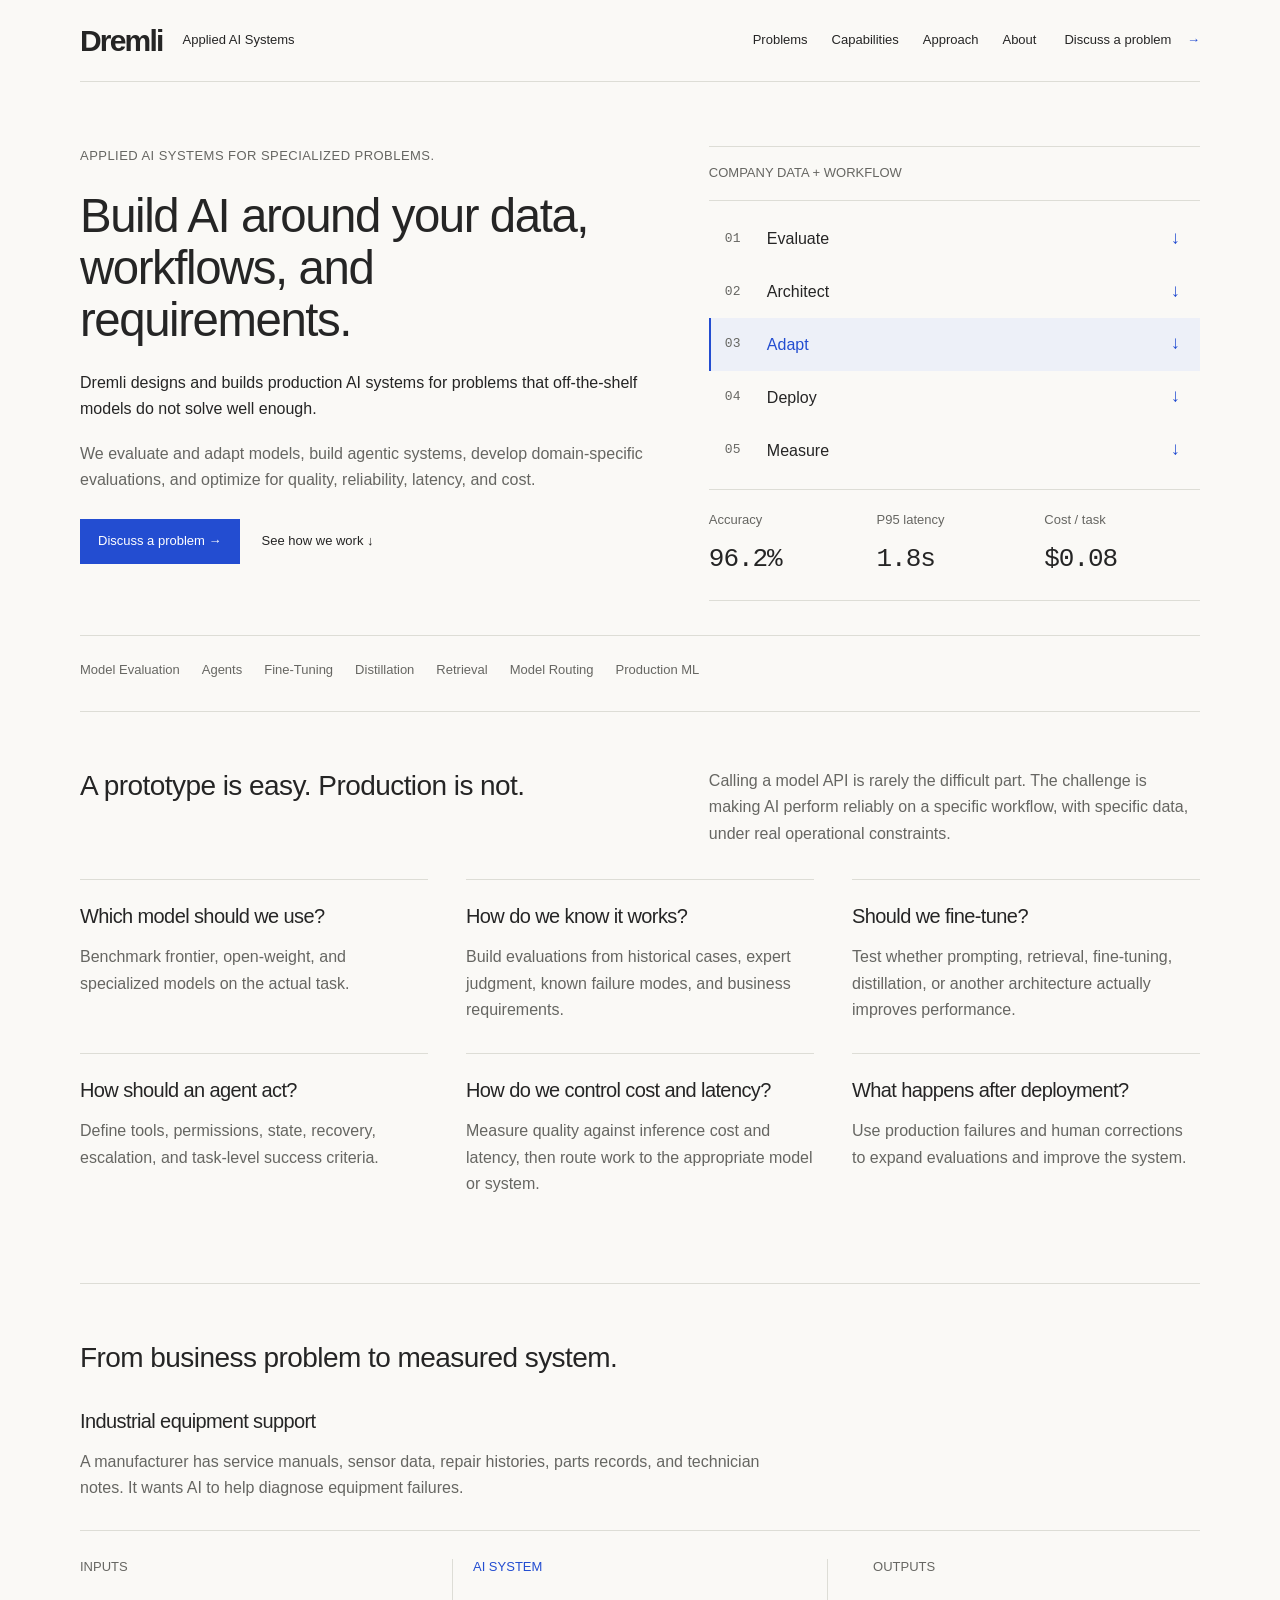
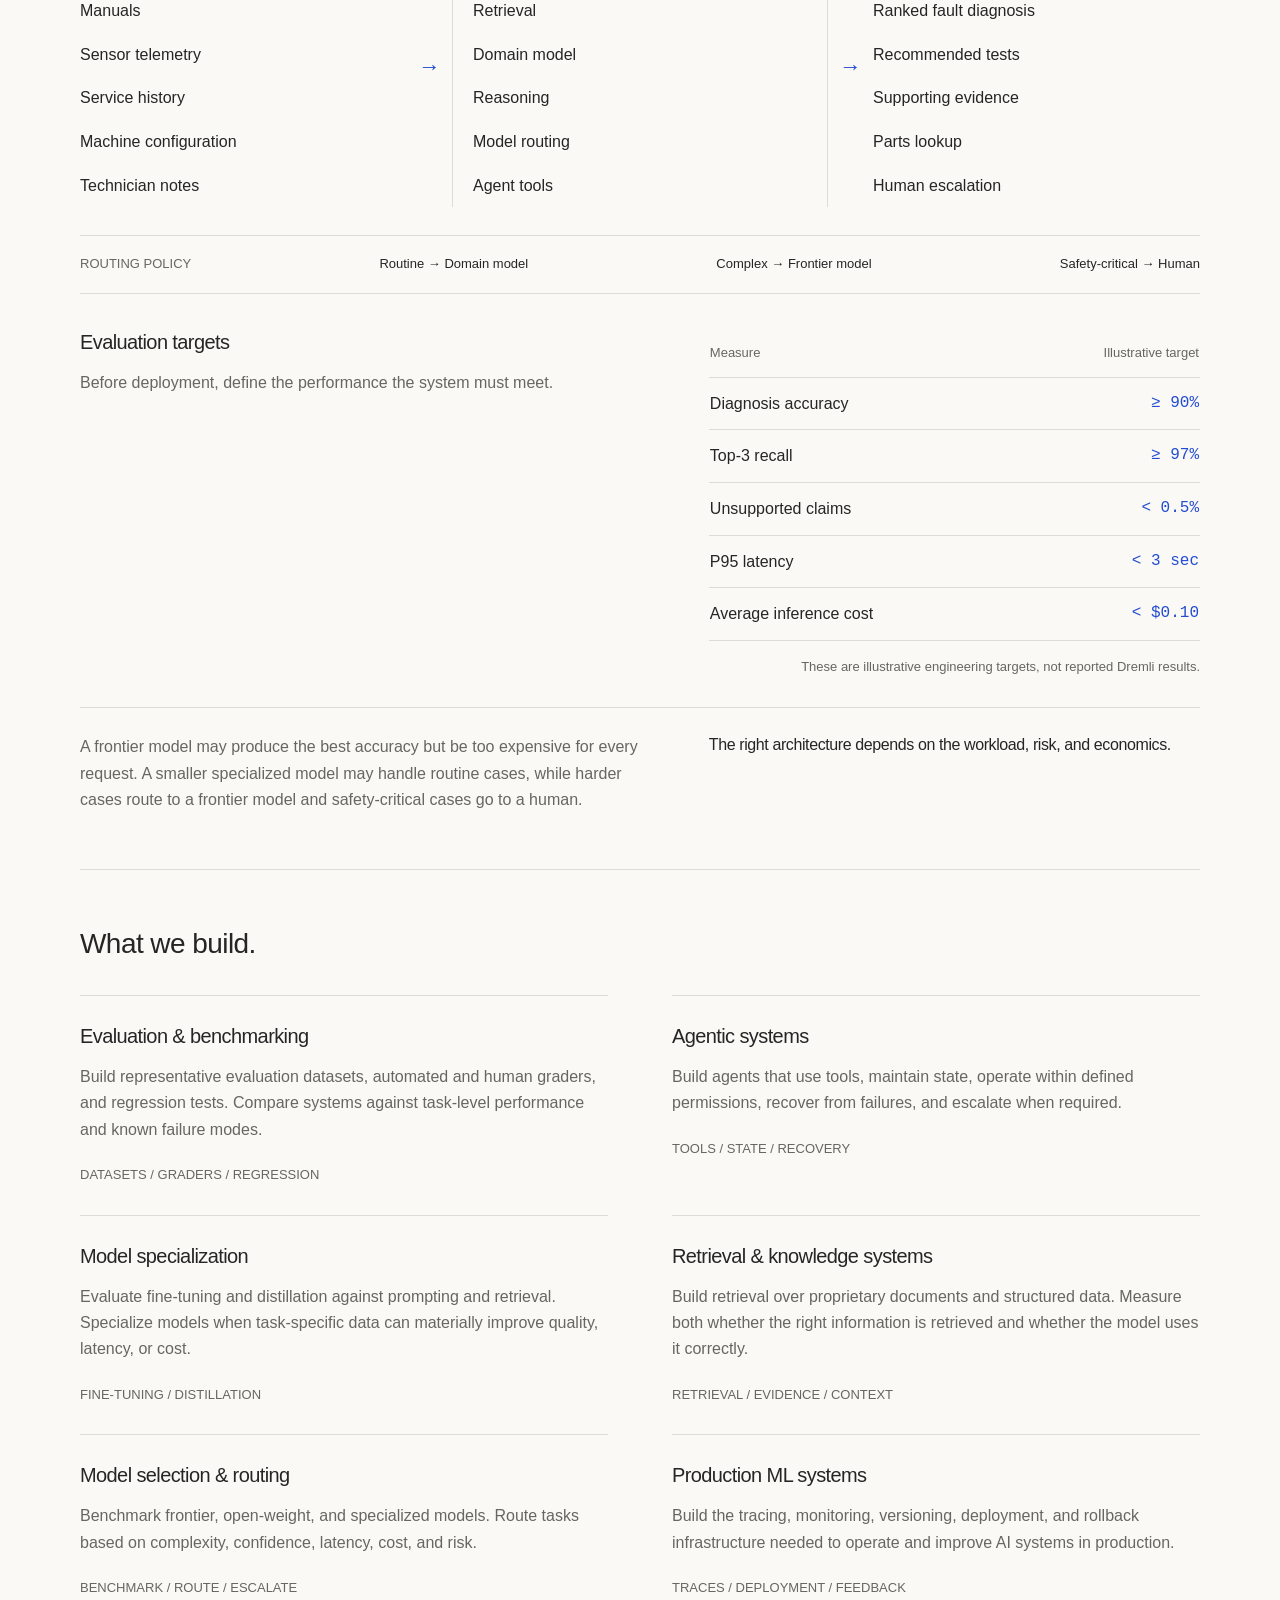
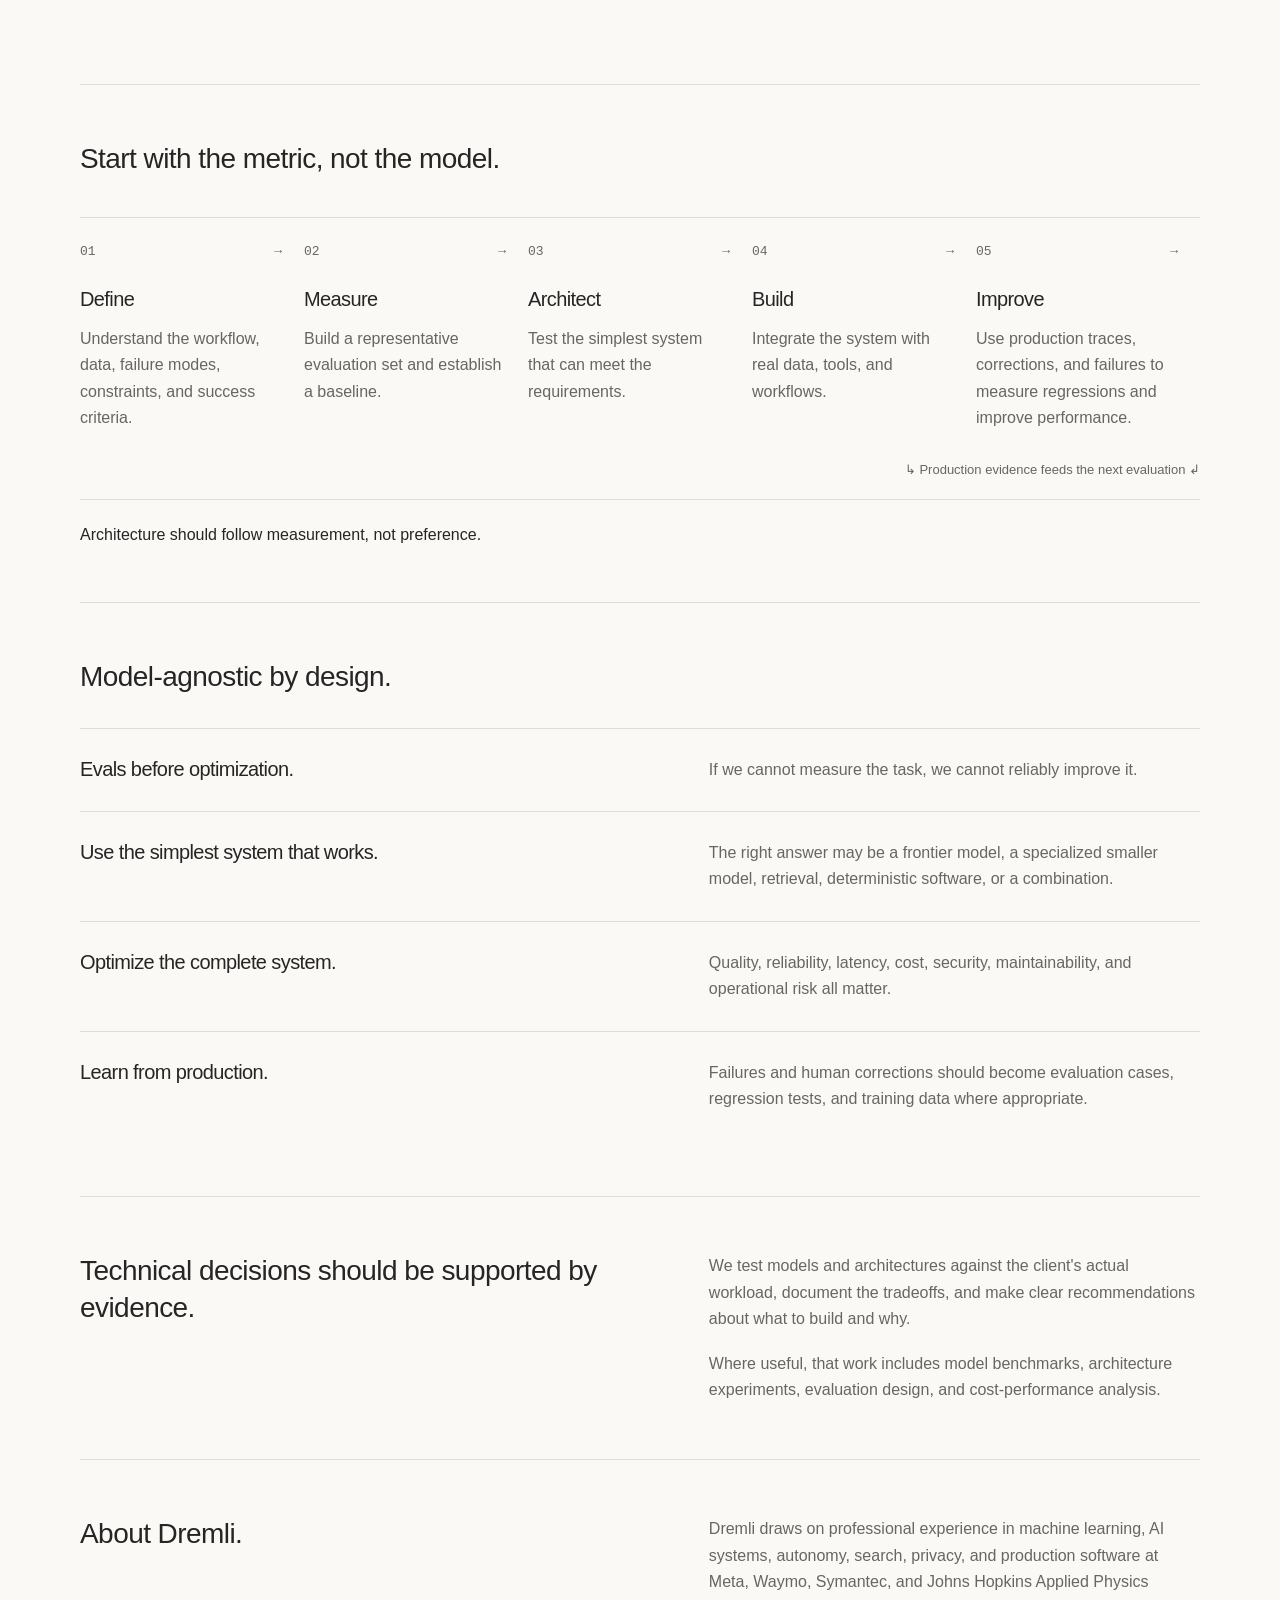
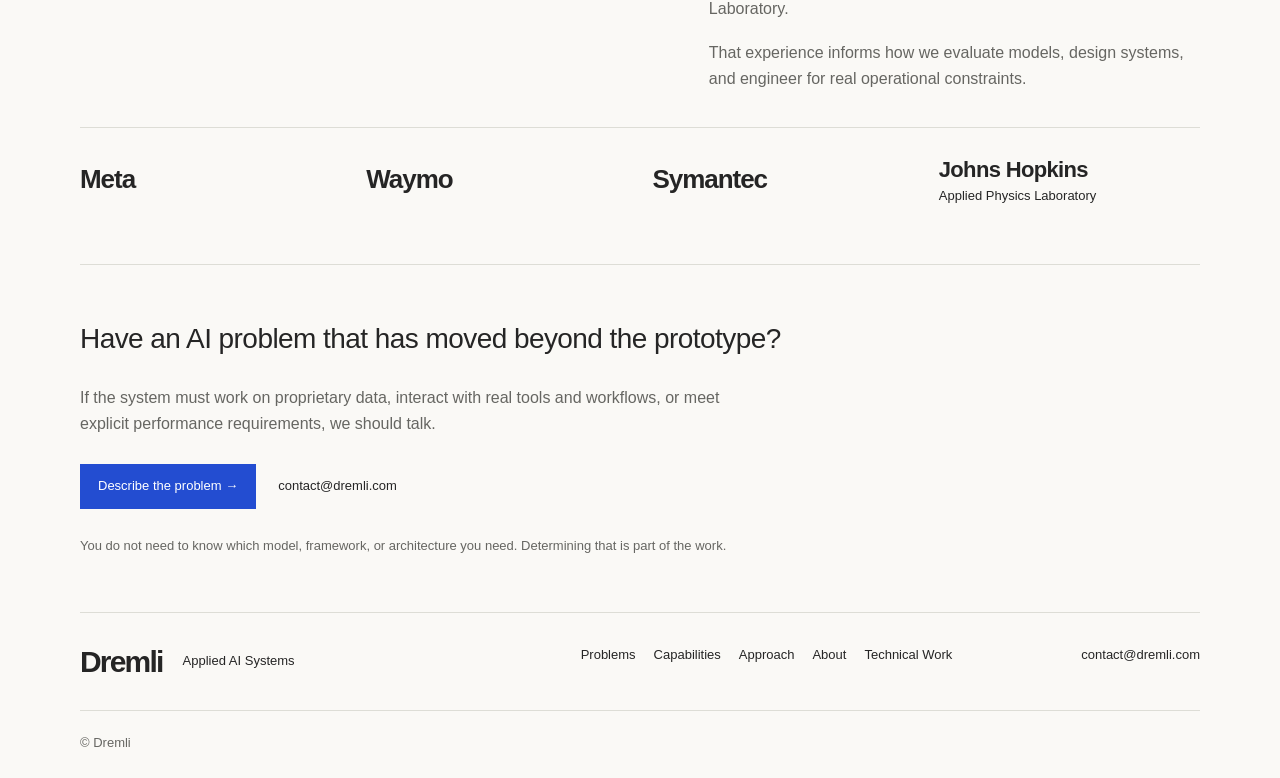
<file: index.html>
<!doctype html>
<html lang="en"><head><meta charset="utf-8"><meta name="viewport" content="width=device-width, initial-scale=1">
<title>Dremli | Applied AI Systems Engineering</title><meta name="description" content="Dremli designs, evaluates, and builds production AI systems for specialized business problems, including agents, model evaluation, fine-tuning, retrieval, model routing, and production ML.">
<meta property="og:title" content="Dremli — Applied AI Systems"><meta property="og:description" content="AI systems built around your data, workflows, and requirements."><meta property="og:type" content="website"><meta property="og:url" content="https://dremli.com/"><link rel="canonical" href="https://dremli.com/"><link rel="stylesheet" href="styles.css?v=ae6c87b2c037"><script src="ai.js?v=72304841fef4" defer></script></head>
<body class="site"><a class="skip-link" href="#main">Skip to content</a>

<header class="topbar"><a class="brand" href="/"><span class="wordmark">Dremli</span><span class="brand-description">Applied AI Systems</span></a><nav class="nav" aria-label="Main navigation"><a href="#problems">Problems</a><a href="#capabilities">Capabilities</a><a href="#approach">Approach</a><a href="#about">About</a></nav><a class="header-cta" href="mailto:contact@dremli.com?subject=Discuss%20an%20AI%20problem">Discuss a problem <span aria-hidden="true">→</span></a></header>
<main id="main"><section class="hero section-width"><div class="hero-copy"><p class="eyebrow">Applied AI systems for specialized problems.</p><h1>Build AI around your data, workflows, and requirements.</h1><div class="hero-details"><p class="lead">Dremli designs and builds production AI systems for problems that off-the-shelf models do not solve well enough.</p><p>We evaluate and adapt models, build agentic systems, develop domain-specific evaluations, and optimize for quality, reliability, latency, and cost.</p><div class="actions"><a class="button" href="mailto:contact@dremli.com?subject=Discuss%20an%20AI%20problem">Discuss a problem →</a><a class="text-link" href="#approach">See how we work ↓</a></div></div></div><figure class="hero-system"><figcaption><span>COMPANY DATA + WORKFLOW</span></figcaption><div class="pipeline"><div class="stage" data-stage="0"><span>01</span><strong>Evaluate</strong><span class="stage-arrow" aria-hidden="true">→</span></div><div class="stage" data-stage="1"><span>02</span><strong>Architect</strong><span class="stage-arrow" aria-hidden="true">→</span></div><div class="stage" data-stage="2"><span>03</span><strong>Adapt</strong><span class="stage-arrow" aria-hidden="true">→</span></div><div class="stage" data-stage="3"><span>04</span><strong>Deploy</strong><span class="stage-arrow" aria-hidden="true">→</span></div><div class="stage" data-stage="4"><span>05</span><strong>Measure</strong><span class="stage-arrow" aria-hidden="true">→</span></div></div><div class="metrics"><div><span>Accuracy</span><strong>96.2%</strong></div><div><span>P95 latency</span><strong>1.8s</strong></div><div><span>Cost / task</span><strong>$0.08</strong></div></div></figure><div class="tags" aria-label="Engineering disciplines"><span>Model Evaluation</span><span>Agents</span><span>Fine-Tuning</span><span>Distillation</span><span>Retrieval</span><span>Model Routing</span><span>Production ML</span></div></section>

<section class="section-width section" id="problems"><div class="section-intro"><h2>A prototype is easy. Production is not.</h2><p>Calling a model API is rarely the difficult part. The challenge is making AI perform reliably on a specific workflow, with specific data, under real operational constraints.</p></div><div class="problems-grid"><article><h3>Which model should we use?</h3><p>Benchmark frontier, open-weight, and specialized models on the actual task.</p></article><article><h3>How do we know it works?</h3><p>Build evaluations from historical cases, expert judgment, known failure modes, and business requirements.</p></article><article><h3>Should we fine-tune?</h3><p>Test whether prompting, retrieval, fine-tuning, distillation, or another architecture actually improves performance.</p></article><article><h3>How should an agent act?</h3><p>Define tools, permissions, state, recovery, escalation, and task-level success criteria.</p></article><article><h3>How do we control cost and latency?</h3><p>Measure quality against inference cost and latency, then route work to the appropriate model or system.</p></article><article><h3>What happens after deployment?</h3><p>Use production failures and human corrections to expand evaluations and improve the system.</p></article></div></section>
<section class="engagement-wrap"><div class="section-width section" id="engagement"><h2>From business problem to measured system.</h2><div class="engagement-intro"><div><h3>Industrial equipment support</h3><p>A manufacturer has service manuals, sensor data, repair histories, parts records, and technician notes. It wants AI to help diagnose equipment failures.</p></div></div><figure class="architecture" aria-label="Industrial equipment support architecture"><div class="architecture-flow"><div class="arch-column inputs"><h4>Inputs</h4><div class="arch-node">Manuals</div><div class="arch-node">Sensor telemetry</div><div class="arch-node">Service history</div><div class="arch-node">Machine configuration</div><div class="arch-node">Technician notes</div></div><div class="flow-arrow" aria-hidden="true">→</div><div class="arch-column system"><h4>AI system</h4><div class="arch-node">Retrieval</div><div class="arch-node">Domain model</div><div class="arch-node">Reasoning</div><div class="arch-node">Model routing</div><div class="arch-node">Agent tools</div></div><div class="flow-arrow" aria-hidden="true">→</div><div class="arch-column outputs"><h4>Outputs</h4><div class="arch-node">Ranked fault diagnosis</div><div class="arch-node">Recommended tests</div><div class="arch-node">Supporting evidence</div><div class="arch-node">Parts lookup</div><div class="arch-node">Human escalation</div></div></div><div class="routing"><span>ROUTING POLICY</span><b>Routine → Domain model</b><b>Complex → Frontier model</b><b>Safety-critical → Human</b></div></figure><div class="evaluation"><div><h3>Evaluation targets</h3><p>Before deployment, define the performance the system must meet.</p></div><table><caption class="sr-only">Illustrative evaluation targets for industrial equipment support</caption><thead><tr><th scope="col">Measure</th><th scope="col">Illustrative target</th></tr></thead><tbody><tr><th scope="row">Diagnosis accuracy</th><td>≥ 90%</td></tr><tr><th scope="row">Top-3 recall</th><td>≥ 97%</td></tr><tr><th scope="row">Unsupported claims</th><td>&lt; 0.5%</td></tr><tr><th scope="row">P95 latency</th><td>&lt; 3 sec</td></tr><tr><th scope="row">Average inference cost</th><td>&lt; $0.10</td></tr></tbody></table></div><p class="evaluation-disclaimer">These are illustrative engineering targets, not reported Dremli results.</p><div class="engineering-note"><p>A frontier model may produce the best accuracy but be too expensive for every request. A smaller specialized model may handle routine cases, while harder cases route to a frontier model and safety-critical cases go to a human.</p><strong>The right architecture depends on the workload, risk, and economics.</strong></div></div></section>
<section class="section-width section" id="capabilities"><h2>What we build.</h2><div class="capabilities-grid"><article><div><h3>Evaluation & benchmarking</h3><p>Build representative evaluation datasets, automated and human graders, and regression tests. Compare systems against task-level performance and known failure modes.</p><span class="technical-label">DATASETS / GRADERS / REGRESSION</span></div></article><article><div><h3>Agentic systems</h3><p>Build agents that use tools, maintain state, operate within defined permissions, recover from failures, and escalate when required.</p><span class="technical-label">TOOLS / STATE / RECOVERY</span></div></article><article><div><h3>Model specialization</h3><p>Evaluate fine-tuning and distillation against prompting and retrieval. Specialize models when task-specific data can materially improve quality, latency, or cost.</p><span class="technical-label">FINE-TUNING / DISTILLATION</span></div></article><article><div><h3>Retrieval & knowledge systems</h3><p>Build retrieval over proprietary documents and structured data. Measure both whether the right information is retrieved and whether the model uses it correctly.</p><span class="technical-label">RETRIEVAL / EVIDENCE / CONTEXT</span></div></article><article><div><h3>Model selection & routing</h3><p>Benchmark frontier, open-weight, and specialized models. Route tasks based on complexity, confidence, latency, cost, and risk.</p><span class="technical-label">BENCHMARK / ROUTE / ESCALATE</span></div></article><article><div><h3>Production ML systems</h3><p>Build the tracing, monitoring, versioning, deployment, and rollback infrastructure needed to operate and improve AI systems in production.</p><span class="technical-label">TRACES / DEPLOYMENT / FEEDBACK</span></div></article></div></section>
<section class="approach-wrap"><div class="section-width section" id="approach"><h2>Start with the metric, not the model.</h2><ol class="approach-loop"><li><span class="index">01 <span aria-hidden="true">→</span></span><h3>Define</h3><p>Understand the workflow, data, failure modes, constraints, and success criteria.</p></li><li><span class="index">02 <span aria-hidden="true">→</span></span><h3>Measure</h3><p>Build a representative evaluation set and establish a baseline.</p></li><li><span class="index">03 <span aria-hidden="true">→</span></span><h3>Architect</h3><p>Test the simplest system that can meet the requirements.</p></li><li><span class="index">04 <span aria-hidden="true">→</span></span><h3>Build</h3><p>Integrate the system with real data, tools, and workflows.</p></li><li><span class="index">05 <span aria-hidden="true">→</span></span><h3>Improve</h3><p>Use production traces, corrections, and failures to measure regressions and improve performance.</p></li></ol><p class="loop-return">↳ Production evidence feeds the next evaluation ↲</p><p class="approach-statement">Architecture should follow measurement, not preference.</p></div></section>
<section class="section-width section" id="principles"><h2>Model-agnostic by design.</h2><div class="principles"><article><h3>Evals before optimization.</h3><p>If we cannot measure the task, we cannot reliably improve it.</p></article><article><h3>Use the simplest system that works.</h3><p>The right answer may be a frontier model, a specialized smaller model, retrieval, deterministic software, or a combination.</p></article><article><h3>Optimize the complete system.</h3><p>Quality, reliability, latency, cost, security, maintainability, and operational risk all matter.</p></article><article><h3>Learn from production.</h3><p>Failures and human corrections should become evaluation cases, regression tests, and training data where appropriate.</p></article></div></section>
<section class="section-width section" id="research"><div class="section-intro"><h2>Technical decisions should be supported by evidence.</h2><div><p>We test models and architectures against the client's actual workload, document the tradeoffs, and make clear recommendations about what to build and why.</p><p>Where useful, that work includes model benchmarks, architecture experiments, evaluation design, and cost-performance analysis.</p></div></div></section>
<section class="section-width about-section" id="about" aria-labelledby="about-heading"><div class="section-intro"><h2 id="about-heading">About Dremli.</h2><div><p>Dremli draws on professional experience in machine learning, AI systems, autonomy, search, privacy, and production software at Meta, Waymo, Symantec, and Johns Hopkins Applied Physics Laboratory.</p><p>That experience informs how we evaluate models, design systems, and engineer for real operational constraints.</p></div></div><ul class="organization-wordmarks" aria-label="Prior professional experience"><li><span class="organization-meta">Meta</span></li><li><span class="organization-waymo">Waymo</span></li><li><span class="organization-symantec">Symantec</span></li><li><span class="organization-apl"><span>Johns Hopkins</span><span>Applied Physics Laboratory</span></span></li></ul></section>
<section class="contact-wrap" id="contact"><div class="section-width section"><h2>Have an AI problem that has moved beyond the prototype?</h2><div class="contact-details"><div><p>If the system must work on proprietary data, interact with real tools and workflows, or meet explicit performance requirements, we should talk.</p><div class="actions"><a class="button" href="mailto:contact@dremli.com?subject=Discuss%20an%20AI%20problem">Describe the problem →</a><a href="mailto:contact@dremli.com">contact@dremli.com</a></div><p class="small-note">You do not need to know which model, framework, or architecture you need. Determining that is part of the work.</p></div></div></div></section></main>
<footer class="section-width footer"><a class="brand" href="/"><span class="wordmark">Dremli</span><span class="brand-description">Applied AI Systems</span></a><nav aria-label="Footer navigation"><a href="#problems">Problems</a><a href="#capabilities">Capabilities</a><a href="#approach">Approach</a><a href="#about">About</a><a href="#research">Technical Work</a></nav><a href="mailto:contact@dremli.com">contact@dremli.com</a><div class="footer-bottom"><span>© Dremli</span></div></footer>
</body></html>
</file>
<file: styles.css>
/* One type scale and one visual system across the complete site. */
:root {
  color-scheme: light;
  --bg: #faf9f6;
  --ink: #252525;
  --muted: #666662;
  --line: #ddddd6;
  --accent: #234dd1;
  --soft: #edf0f8;
  --width: 1120px;
  --small: 13px;
  --body: 16px;
  --subheading: 20px;
  --heading: 28px;
  --mono: "SFMono-Regular", Consolas, monospace;
  font-family: Arial, Helvetica, sans-serif;
  font-synthesis: none;
}
* { box-sizing: border-box; }
html { scroll-behavior: smooth; scroll-padding-top: 24px; }
body { margin: 0; background: var(--bg); color: var(--ink); font-size: var(--body); line-height: 1.6; -webkit-font-smoothing: antialiased; }
a { color: inherit; text-decoration: none; }
button { font: inherit; }
a, button { touch-action: manipulation; }
a:focus-visible, button:focus-visible { outline: 2px solid var(--accent); outline-offset: 5px; }
a:hover { color: var(--accent); }
::selection { background: var(--accent); color: white; }
h1, h2, h3, h4 { margin: 0; font-family: inherit; font-weight: 500; letter-spacing: -.03em; line-height: 1.2; }
h1 { font-size: clamp(38px, 3.7vw, 50px); line-height: 1.1; }
h2 { font-size: var(--heading); line-height: 1.3; letter-spacing: -.02em; }
h3 { font-size: var(--subheading); }
h4 { font-size: var(--small); letter-spacing: 0; }
p { margin: 0 0 18px; font-size: var(--body); line-height: 1.65; color: var(--muted); }
.section-width, .topbar { width: min(calc(100% - 80px), var(--width)); margin-inline: auto; }
.section { padding-block: 56px; border-top: 1px solid var(--line); }
.eyebrow { margin: 0 0 24px; font-size: var(--small); line-height: 1.5; color: var(--muted); font-weight: 400; letter-spacing: .035em; text-transform: uppercase; }
.topbar { display: flex; align-items: center; gap: 28px; padding-block: 24px; border-bottom: 1px solid var(--line); }
.brand { display: flex; align-items: center; gap: 20px; }
.wordmark { font-size: 30px; font-weight: 700; letter-spacing: -.06em; line-height: 1.1; }
.brand-description, .nav, .header-cta { font-size: var(--small); }
.brand-description { white-space: nowrap; }
.nav { display: flex; gap: 24px; margin-left: auto; }
.header-cta { white-space: nowrap; }
.header-cta span { color: var(--accent); margin-left: 12px; }
.hero { display: grid; grid-template-columns: 1.15fr 1fr; gap: 0 64px; padding-block: 64px 30px; }
.hero-details { margin-top: 24px; }
.hero .lead { color: var(--ink); }
.actions { display: flex; flex-wrap: wrap; gap: 22px; align-items: center; margin-top: 26px; font-size: var(--small); }
.button { display: inline-flex; align-items: center; min-height: 44px; padding: 12px 18px; background: var(--accent); color: white; font-size: var(--small); }
.button:hover { background: var(--ink); color: white; }
.hero-system { margin: 0; align-self: center; border-block: 1px solid var(--line); }
figcaption { padding-block: 16px; border-bottom: 1px solid var(--line); font-size: var(--small); color: var(--muted); }
.pipeline { display: grid; padding-block: 12px; }
.stage { display: grid; grid-template-columns: 26px 1fr 20px; align-items: center; gap: 16px; min-height: 50px; padding: 12px 14px; border-left: 2px solid transparent; }
.stage > span:first-child, .index { font-family: var(--mono); font-size: var(--small); color: var(--muted); }
.stage strong { font-size: var(--body); font-weight: 400; }
.stage.active { background: var(--soft); border-left-color: var(--accent); color: var(--accent); }
.stage-arrow { transform: rotate(90deg); font-size: 18px; color: var(--accent); }
.metrics { display: grid; grid-template-columns: repeat(3, minmax(0, 1fr)); gap: 12px; border-top: 1px solid var(--line); }
.metrics > div { padding-block: 20px; }
.metrics span { display: block; font-size: var(--small); color: var(--muted); margin-bottom: 8px; }
.metrics strong { font-family: var(--mono); font-size: 26px; font-weight: 400; letter-spacing: -.04em; }
.tags { grid-column: 1/-1; display: flex; flex-wrap: wrap; gap: 10px 22px; padding-top: 24px; margin-top: 34px; border-top: 1px solid var(--line); font-size: var(--small); color: var(--muted); }
.section-intro { display: grid; grid-template-columns: 1.15fr 1fr; gap: 64px; align-items: start; }
.section-intro p { max-width: 500px; }
.section-intro p:last-child { margin-bottom: 0; }
.problems-grid { display: grid; grid-template-columns: repeat(3, minmax(0, 1fr)); gap: 0 38px; margin-top: 32px; }
.problems-grid article { border-top: 1px solid var(--line); padding: 24px 0 30px; }
.problems-grid h3, .capabilities-grid h3 { margin-bottom: 16px; }
.problems-grid p { margin: 0; }
.engagement-intro { max-width: 720px; margin-block: 32px 28px; }
.engagement-intro h3 { margin-bottom: 16px; }
.architecture { margin: 0; border-block: 1px solid var(--line); }
.architecture-flow { display: grid; grid-template-columns: 1fr 45px 1.15fr 45px 1fr; align-items: start; padding-block: 28px; }
.arch-column h4 { margin-bottom: 15px; text-transform: uppercase; color: var(--muted); }
.arch-node { padding-block: 9px; font-size: var(--body); }
.system { padding-inline: 20px; border-inline: 1px solid var(--line); }
.system h4 { color: var(--accent); }
.flow-arrow { padding-top: 90px; text-align: center; font-size: 22px; color: var(--accent); }
.routing { display: flex; justify-content: space-between; flex-wrap: wrap; gap: 15px 24px; padding-block: 18px; border-top: 1px solid var(--line); font-size: var(--small); }
.routing > span { color: var(--muted); }
.routing b { font-weight: 400; }
.evaluation { display: grid; grid-template-columns: 1.15fr 1fr; gap: 64px; margin-top: 36px; }
.evaluation h3 { margin-bottom: 16px; }
table { width: 100%; border-collapse: collapse; font-size: var(--body); text-align: left; }
th, td { border-bottom: 1px solid var(--line); padding-block: 13px; }
th { font-weight: 400; }
td { text-align: right; font-family: var(--mono); font-size: var(--body); color: var(--accent); }
thead th { font-size: var(--small); color: var(--muted); }
thead th:last-child { text-align: right; }
.evaluation-disclaimer { font-size: var(--small); margin: 15px 0 0; text-align: right; }
.engineering-note { display: grid; grid-template-columns: 1.15fr 1fr; gap: 64px; border-top: 1px solid var(--line); padding-top: 26px; margin-top: 30px; }
.engineering-note p { margin: 0; }
.engineering-note strong { font-size: var(--body); line-height: 1.4; font-weight: 500; letter-spacing: -.025em; }
.capabilities-grid { display: grid; grid-template-columns: 1fr 1fr; gap: 0 64px; margin-top: 32px; }
.capabilities-grid article { padding-block: 28px; border-top: 1px solid var(--line); }
.technical-label { font-size: var(--small); color: var(--muted); }
.approach-loop { display: grid; grid-template-columns: repeat(5, minmax(0, 1fr)); margin: 40px 0 0; padding: 0; list-style: none; border-top: 1px solid var(--line); }
.approach-loop li { padding: 24px 22px 20px 0; }
.approach-loop .index { display: flex; justify-content: space-between; margin-bottom: 24px; }
.approach-loop h3 { margin-bottom: 15px; }
.approach-loop p { margin: 0; }
.loop-return { font-size: var(--small); padding-block: 8px 18px; border-bottom: 1px solid var(--line); text-align: right; }
.approach-statement { margin: 24px 0 0; max-width: 650px; font-size: var(--body); line-height: 1.4; color: var(--ink); }
.principles { margin-top: 32px; }
.principles article { display: grid; grid-template-columns: 1.15fr 1fr; gap: 64px; padding-block: 28px; border-top: 1px solid var(--line); }
.principles p { margin: 0; max-width: 500px; }
.about-section { padding-block: 56px; border-top: 1px solid var(--line); }
.organization-wordmarks { display: grid; grid-template-columns: repeat(4, minmax(0, 1fr)); align-items: center; gap: 25px; margin: 34px 0 0; padding: 25px 0 0; border-top: 1px solid var(--line); list-style: none; }
.organization-wordmarks li { display: flex; align-items: center; min-height: 55px; }
.organization-meta, .organization-waymo, .organization-symantec { font-size: 26px; font-weight: 600; letter-spacing: -.04em; }
.organization-apl { display: flex; flex-direction: column; gap: 3px; line-height: 1.3; }
.organization-apl span:first-child { font-size: 22px; font-weight: 600; letter-spacing: -.03em; }
.organization-apl span:last-child { font-size: var(--small); }
.contact-wrap h2 { max-width: 750px; }
.contact-details { margin-top: 28px; }
.contact-details p { max-width: 680px; }
.small-note { font-size: var(--small); max-width: 600px; margin: 26px 0 0; }
.footer { display: grid; grid-template-columns: 1fr 1fr auto; gap: 32px; align-items: start; border-top: 1px solid var(--line); padding-block: 32px 24px; font-size: var(--small); }
.footer nav { display: flex; flex-wrap: wrap; gap: 12px 18px; }
.footer-bottom { grid-column: 1/-1; padding-top: 22px; border-top: 1px solid var(--line); color: var(--muted); }
.skip-link { position: absolute; top: -100px; left: 20px; background: var(--ink); color: white; padding: 14px; z-index: 100; }
.skip-link:focus { top: 10px; }
.sr-only { position: absolute; width: 1px; height: 1px; padding: 0; overflow: hidden; clip: rect(0,0,0,0); white-space: nowrap; border: 0; }
@media (max-width: 1000px) {
  .brand-description { display: none; }
  .hero, .section-intro, .evaluation, .engineering-note, .principles article { column-gap: 40px; }
  .problems-grid { column-gap: 28px; }
  .organization-wordmarks { gap: 16px; }
  .organization-apl span:first-child { font-size: 20px; }
  .footer { grid-template-columns: 1fr 1fr; }
  .footer > a:last-of-type { grid-column: 1; }
}
@media (max-width: 760px) {
  :root { --heading: 26px; }
  .section-width, .topbar { width: calc(100% - 40px); }
  .topbar { flex-wrap: wrap; justify-content: space-between; gap: 16px; padding-block: 20px; }
  .header-cta { margin-left: auto; }
  .nav { order: 3; width: 100%; margin: 0; padding-top: 16px; border-top: 1px solid var(--line); justify-content: space-between; gap: 12px; }
  .hero { display: block; padding-top: 40px; }
  .hero h1 { font-size: clamp(36px, 8vw, 48px); }
  .hero-system { margin-top: 34px; }
  .tags { margin-top: 28px; padding-top: 22px; }
  .section, .about-section { padding-block: 48px; }
  .section-intro { display: block; }
  .section-intro > p, .section-intro > div { margin-top: 22px; }
  .problems-grid { grid-template-columns: 1fr; margin-top: 30px; }
  .problems-grid article { padding-block: 23px; }
  .architecture-flow { display: flex; flex-direction: column; padding-block: 24px; }
  .arch-column { width: 100%; }
  .arch-node { padding-block: 8px; }
  .system { padding: 20px 0; border-inline: 0; border-block: 1px solid var(--line); }
  .flow-arrow { padding: 14px 0; align-self: center; transform: rotate(90deg); }
  .routing { display: grid; gap: 14px; }
  .evaluation, .engineering-note { grid-template-columns: 1fr; gap: 20px; }
  .evaluation-disclaimer { text-align: left; }
  .capabilities-grid { grid-template-columns: 1fr; margin-top: 30px; }
  .capabilities-grid article { padding-block: 24px; }
  .approach-loop { grid-template-columns: 1fr; margin-top: 30px; }
  .approach-loop li { display: grid; grid-template-columns: 25px 1fr; gap: 12px 18px; padding: 22px 0; border-bottom: 1px solid var(--line); }
  .approach-loop .index, .approach-loop h3 { margin: 0; }
  .approach-loop .index span { display: none; }
  .approach-loop p { grid-column: 2; }
  .loop-return { text-align: left; }
  .principles article { grid-template-columns: 1fr; gap: 15px; padding-block: 24px; }
  .organization-wordmarks { grid-template-columns: 1fr 1fr; gap: 20px; margin-top: 28px; padding-top: 20px; }
  .organization-wordmarks li { min-height: 60px; }
  .footer { grid-template-columns: 1fr; gap: 24px; }
  .footer > a:last-of-type { grid-column: auto; }
}
@media (prefers-reduced-motion: reduce) {
  html { scroll-behavior: auto; }
  *, *::before, *::after { animation: none !important; transition: none !important; }
}
</file>
